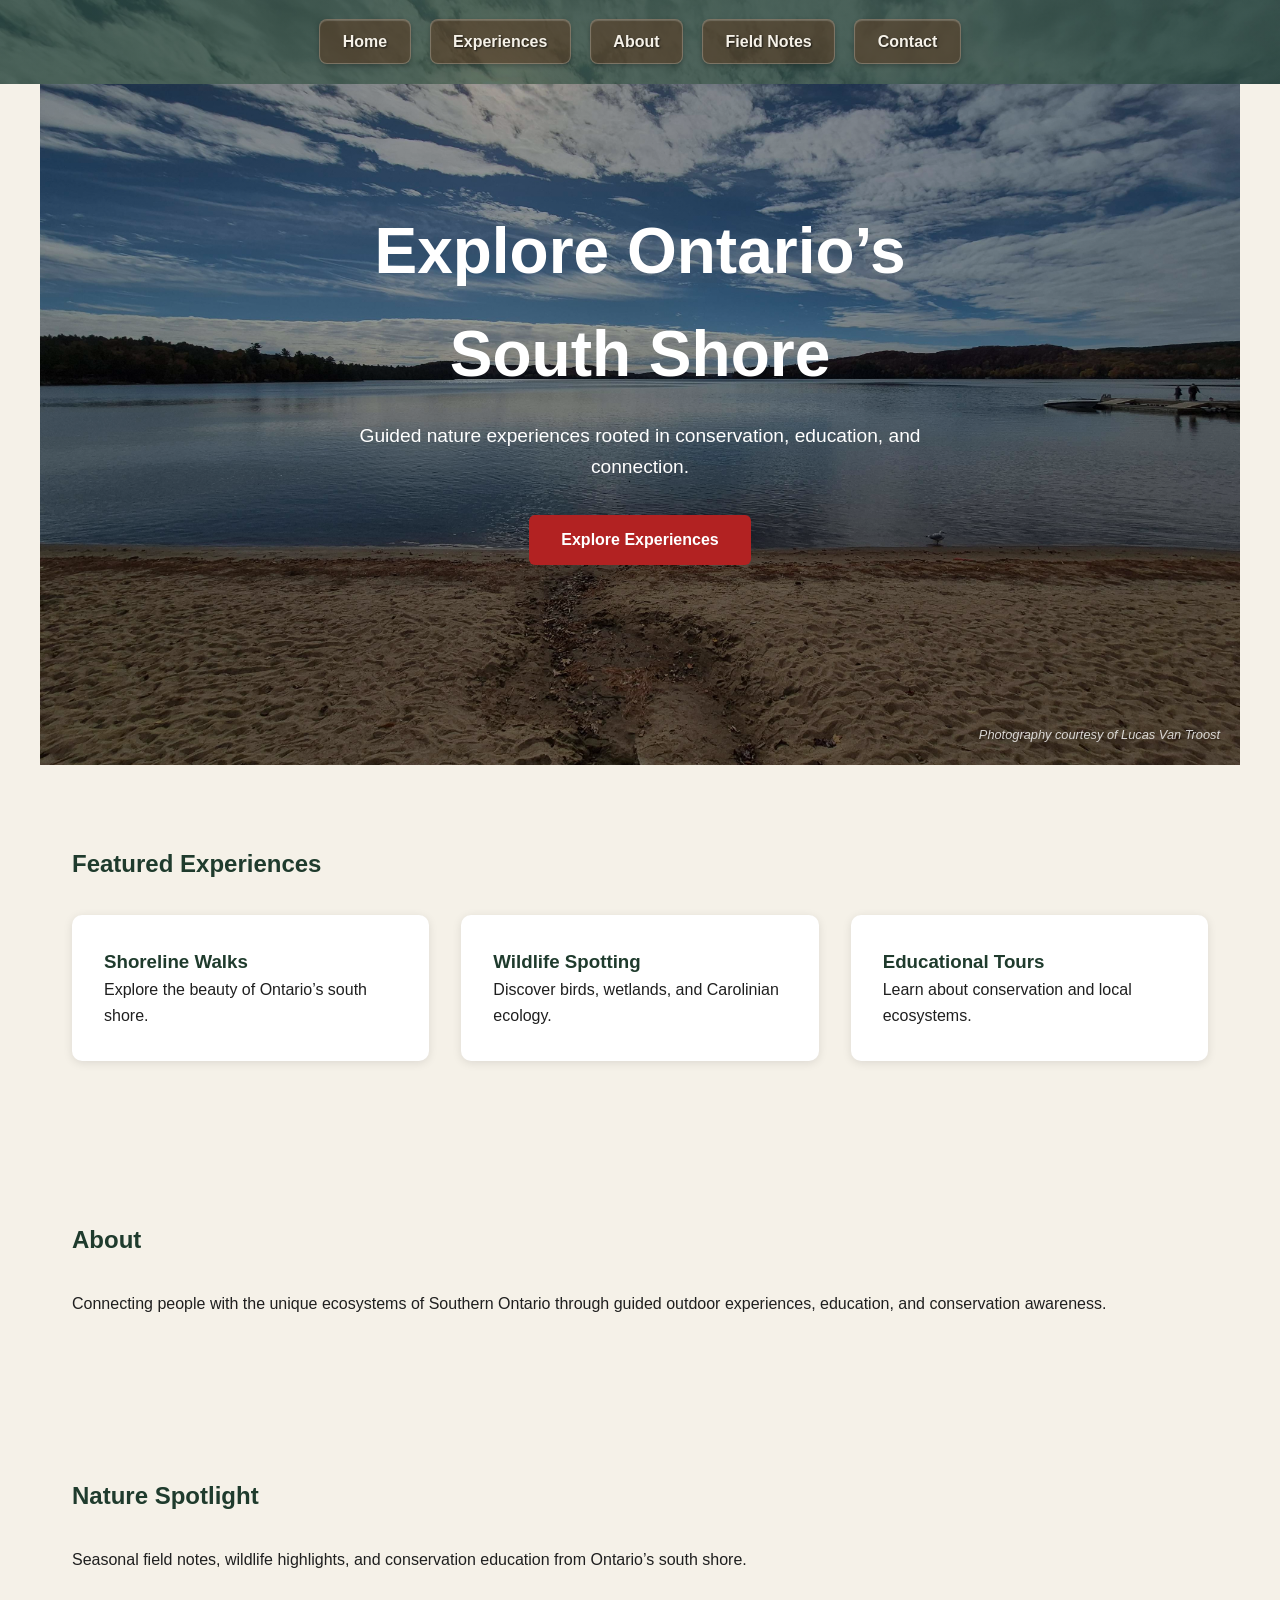
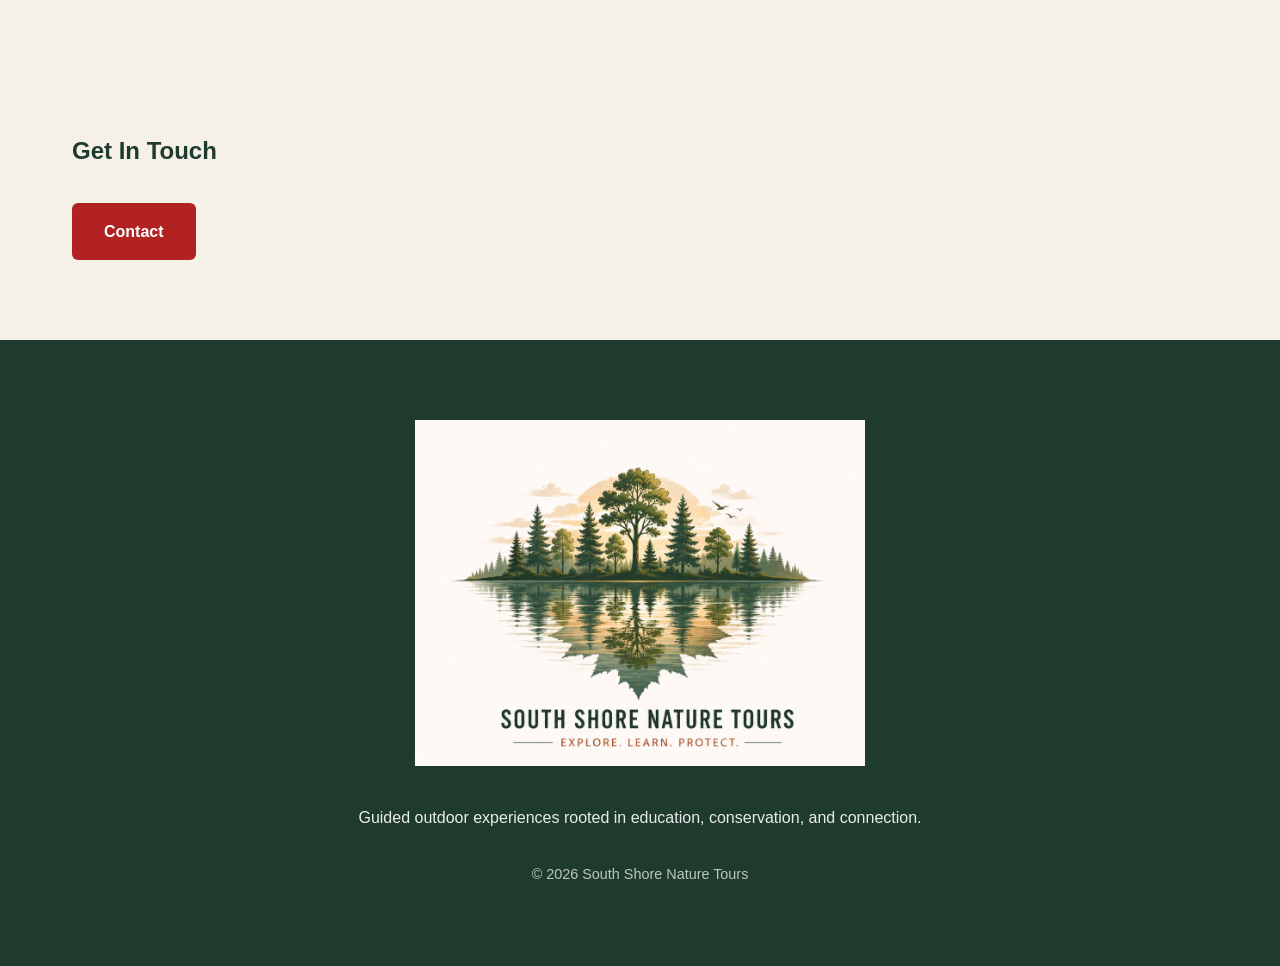
<file: index.html>
<!DOCTYPE html>
<html lang="en">

<head>
<head>

    <!-- Google tag (gtag.js) -->
    <script async src="https://www.googletagmanager.com/gtag/js?id=G-XZQPD735HN"></script>
    <script>
      window.dataLayer = window.dataLayer || [];
      function gtag(){dataLayer.push(arguments);}
      gtag('js', new Date());

      gtag('config', 'G-XZQPD735HN');
    </script>

    <meta charset="UTF-8">
    <meta name="viewport" content="width=device-width, initial-scale=1.0">

    <title>South Shore Nature Tours</title>

    <link rel="stylesheet" href="style.css">

</head>
    <meta charset="UTF-8">
    <meta name="viewport" content="width=device-width, initial-scale=1.0">

    <title>South Shore Nature Tours</title>
<link rel="stylesheet" href="style.css">
    
</head>

<body>

    <header>

        <nav class="navbar">

            <button class="menu-toggle" aria-label="Open navigation">
              ☰
            </button>

            <ul class="nav-links">

                <li><a href="index.html">Home</a></li>
                <li><a href="coming-soon.html">Experiences</a></li>
                <li><a href="about.html">About</a></li>
                <li><a href="field-notes.html">Field Notes</a></li>
                <li><a href="contact.html">Contact</a></li>

            </ul>

        </nav>

    </header>

    <section class="hero">

        <div class="hero-content">

            <h1>Explore Ontario’s South Shore</h1>

            <p>
                Guided nature experiences rooted in conservation,
                education, and connection.
            </p>

            <button>
                Explore Experiences
            </button>

        </div>

        <div class="photo-credit">
            Photography courtesy of Lucas Van Troost
        </div>

    </section>

    <section class="features">

        <h2>Featured Experiences</h2>

        <div class="cards">

            <div class="card">

                <h3>Shoreline Walks</h3>

                <p>
                    Explore the beauty of Ontario’s south shore.
                </p>

            </div>

            <div class="card">

                <h3>Wildlife Spotting</h3>

                <p>
                    Discover birds, wetlands, and Carolinian ecology.
                </p>

            </div>

            <div class="card">

                <h3>Educational Tours</h3>

                <p>
                    Learn about conservation and local ecosystems.
                </p>

            </div>

        </div>

    </section>

    <section class="about">

        <h2>About</h2>

        <p>
            Connecting people with the unique ecosystems of Southern Ontario
            through guided outdoor experiences, education, and conservation awareness.
        </p>

    </section>

    <section class="spotlight">

        <h2>Nature Spotlight</h2>

        <p>
            Seasonal field notes, wildlife highlights, and conservation
            education from Ontario’s south shore.
        </p>

    </section>

    <section class="contact">

        <h2>Get In Touch</h2>

        <a href="contact.html" class="button-link">
    Contact
        </a>

    </section>

    <footer>

    <img
        src="botlogo.png"
        alt="South Shore Nature Tours Logo"
        class="footer-logo"
    >

    <p class="footer-text">
        Guided outdoor experiences rooted in education,
        conservation, and connection.
    </p>

    <p class="copyright">
        © 2026 South Shore Nature Tours
    </p>

</footer>
<script>
const menuToggle = document.querySelector('.menu-toggle');
const navLinks = document.querySelector('.nav-links');

menuToggle.addEventListener('click', () => {
    navLinks.classList.toggle('open');
});
</script>
</body>    

</html>
</file>
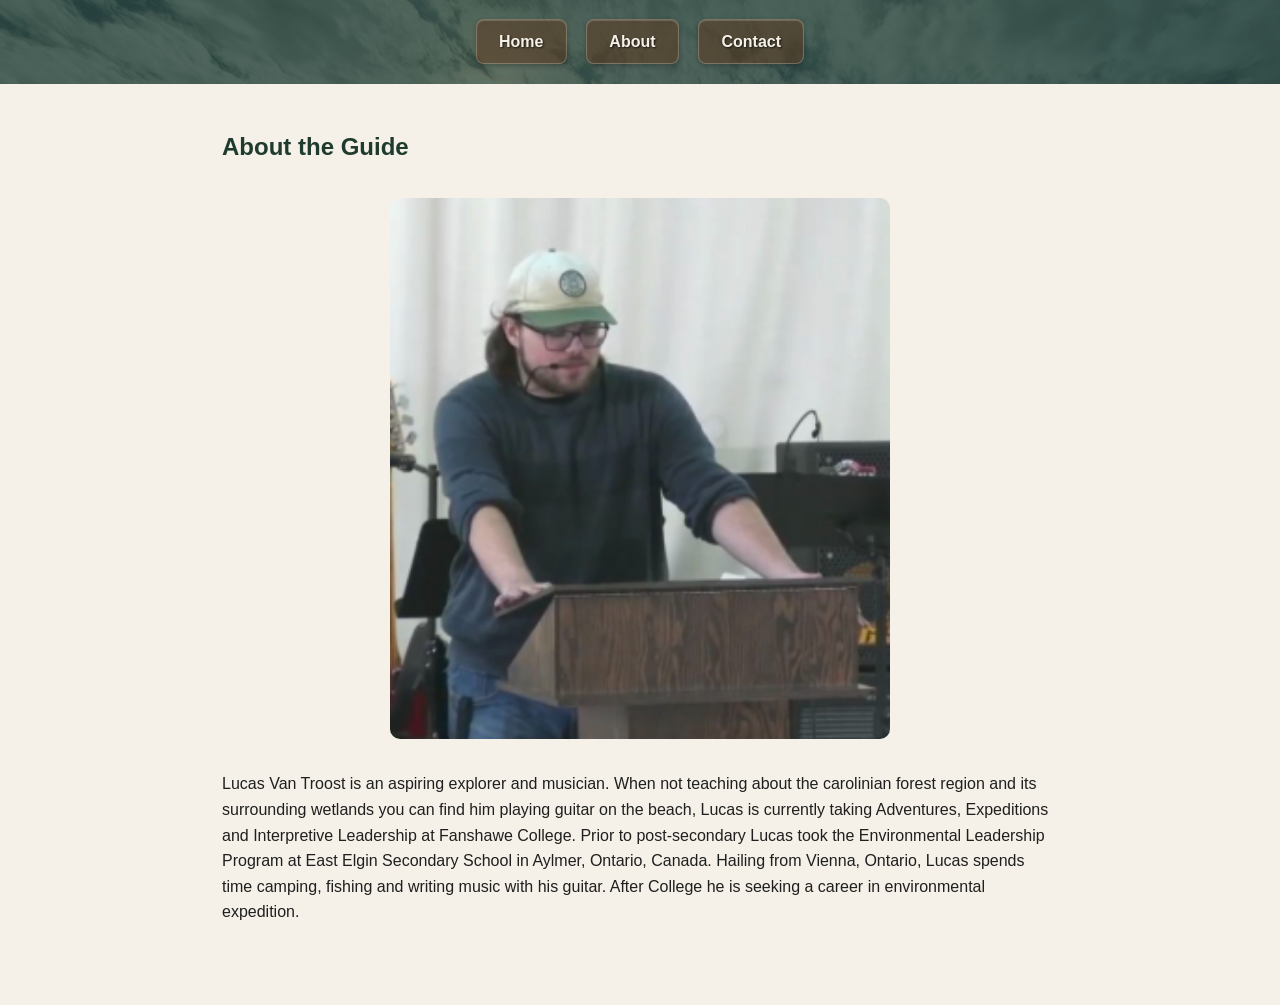
<file: about.html>
<!DOCTYPE html>
<!DOCTYPE html>
<html lang="en">
<!DOCTYPE html>
<html lang="en">

<head>

    <!-- Google tag (gtag.js) -->
    <script async src="https://www.googletagmanager.com/gtag/js?id=G-XZQPD735HN"></script>
    <script>
      window.dataLayer = window.dataLayer || [];
      function gtag(){dataLayer.push(arguments);}
      gtag('js', new Date());

      gtag('config', 'G-XZQPD735HN');
    </script>

    <meta charset="UTF-8">
    <meta name="viewport" content="width=device-width, initial-scale=1.0">

    <title>About | South Shore Nature Tours</title>

    <link rel="stylesheet" href="style.css">

</head>

<body>

<body>

<header>

    <nav class="navbar">
<button class="menu-toggle" aria-label="Open navigation">
☰
</button>
        <ul class="nav-links">
            <li><a href="index.html">Home</a></li>
            <li><a href="about.html">About</a></li>
            <li><a href="contact.html">Contact</a></li>
        </ul>

    </nav>

</header>

<section class="about-page">

    <h1>About the Guide</h1>

    <img
        src="aboutlucas.png"
        class="about-photo"
    >

    <p>
       Lucas Van Troost is an aspiring explorer and musician. When not teaching about the carolinian forest region and its surrounding wetlands you can find him playing guitar on the beach, Lucas is currently taking Adventures, Expeditions and Interpretive Leadership at Fanshawe College. Prior to post-secondary Lucas took the Environmental Leadership Program at East Elgin Secondary School in Aylmer, Ontario, Canada. Hailing from Vienna, Ontario, Lucas spends time camping, fishing and writing music with his guitar. After College he is seeking a career in environmental expedition.
    </p>

</section>
<script>
const menuToggle = document.querySelector('.menu-toggle');
const navLinks = document.querySelector('.nav-links');

menuToggle.addEventListener('click', () => {
    navLinks.classList.toggle('open');
});
</script>
</body>
</html>
</file>
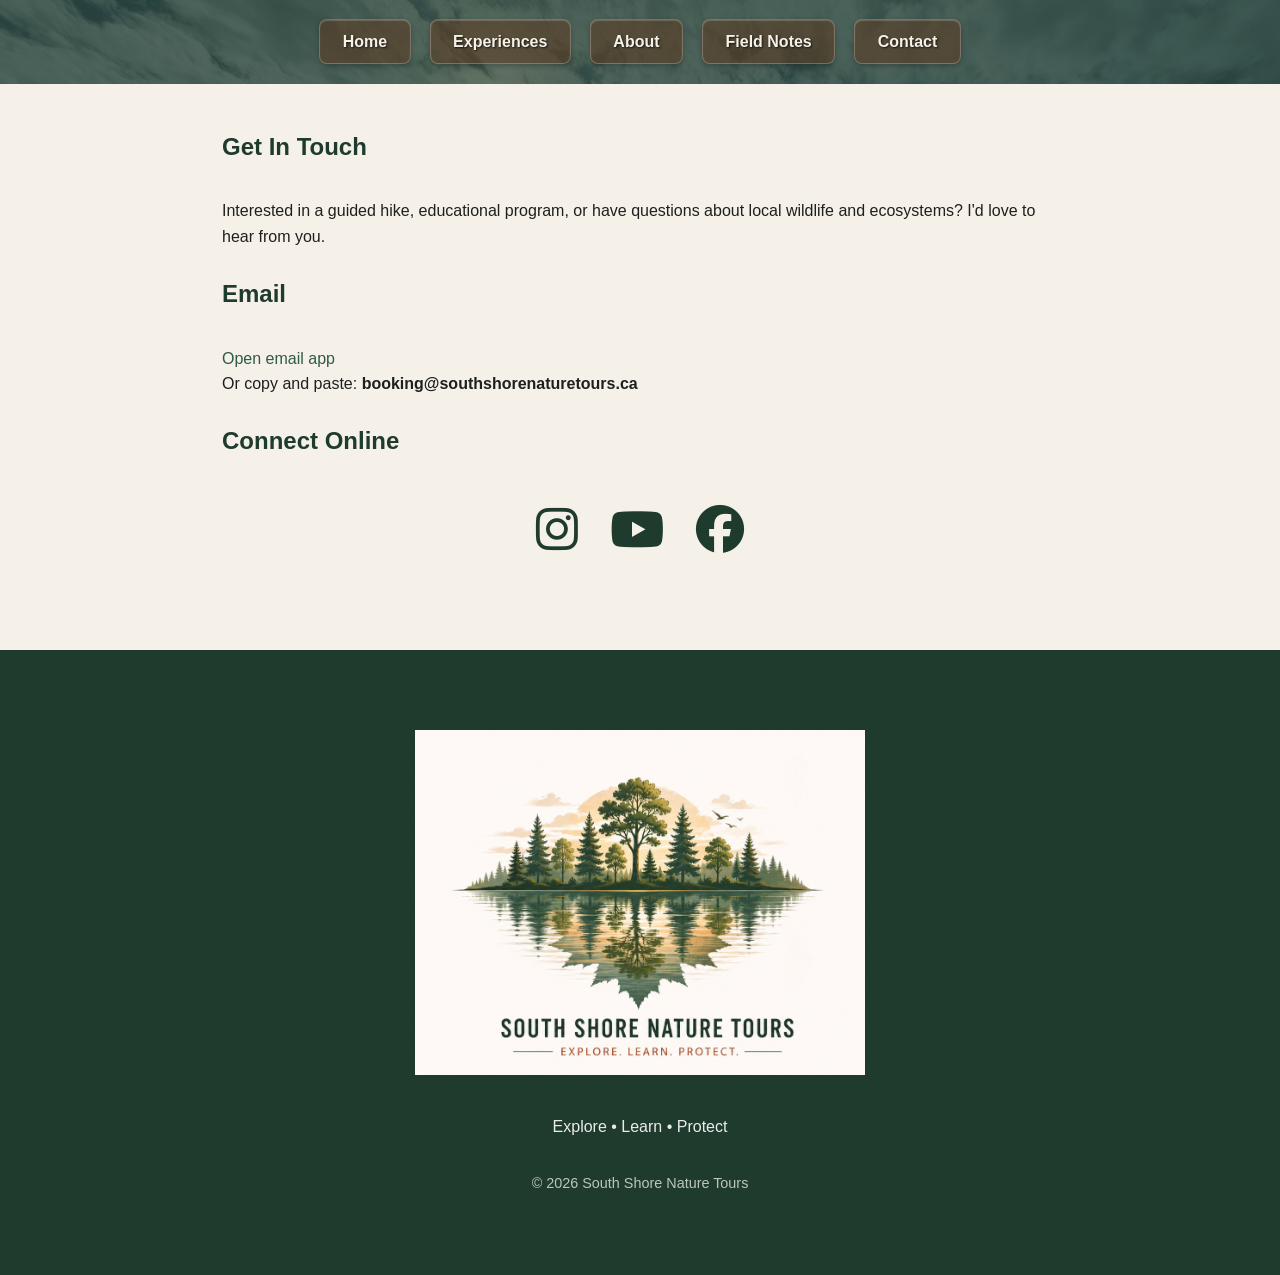
<file: contact.html>
<!DOCTYPE html>
<html lang="en">

<head>
<head>

    <!-- Google tag (gtag.js) -->
    <script async src="https://www.googletagmanager.com/gtag/js?id=G-XZQPD735HN"></script>
    <script>
      window.dataLayer = window.dataLayer || [];
      function gtag(){dataLayer.push(arguments);}
      gtag('js', new Date());

      gtag('config', 'G-XZQPD735HN');
    </script>

    <meta charset="UTF-8">
    <meta name="viewport" content="width=device-width, initial-scale=1.0">

    <title>South Shore Nature Tours</title>

    <link rel="stylesheet" href="style.css">

</head>
    <meta charset="UTF-8">
    <meta name="viewport" content="width=device-width, initial-scale=1.0">

    <title>Contact | South Shore Nature Tours</title>

    <link rel="stylesheet" href="style.css">
    <link rel="stylesheet"
          href="https://cdnjs.cloudflare.com/ajax/libs/font-awesome/6.5.1/css/all.min.css">

</head>

<body>

<header>

    <nav class="navbar">
<button class="menu-toggle" aria-label="Open navigation">
☰
</button>
        <ul class="nav-links">
            <li><a href="index.html">Home</a></li>
            <li><a href="#">Experiences</a></li>
            <li><a href="about.html">About</a></li>
            <li><a href="#">Field Notes</a></li>
            <li><a href="contact.html">Contact</a></li>
        </ul>

    </nav>

</header>

<section class="about-page">

    <h1>Get In Touch</h1>

    <p>
        Interested in a guided hike, educational program, or have questions
        about local wildlife and ecosystems? I'd love to hear from you.
    </p>

    <br>

   <h2>Email</h2>

<p>
    <a href="mailto:booking@southshorenaturetours.ca?subject=Guided%20Hike%20Inquiry">
        Open email app
    </a>
</p>

<p>
    Or copy and paste: <strong>booking@southshorenaturetours.ca</strong>
</p>

    <br>

    <h2>Connect Online</h2>

    <div class="social-links">

    <a class="instagram"
       href="https://www.instagram.com/southshorenaturetours?igsh=dTk1Nzd1NnkyaXN6"
       target="_blank">
        <i class="fa-brands fa-instagram"></i>
    </a>

    <a class="youtube"
       href="https://youtube.com/@southshorenaturetours?si=83vLk7nk7JGM2YxC"
       target="_blank">
        <i class="fa-brands fa-youtube"></i>
    </a>

    <a class="facebook"
       href="https://www.facebook.com/profile.php?id=61590124420779"
       target="_blank">
        <i class="fa-brands fa-facebook"></i>
    </a>

</div>

</section>

<footer>

    <img
        src="botlogo.png"
        alt="South Shore Nature Tours Logo"
        class="footer-logo"
    >

    <p class="footer-text">
        Explore • Learn • Protect
    </p>

    <p class="copyright">
        © 2026 South Shore Nature Tours
    </p>

</footer>
<script>
const menuToggle = document.querySelector('.menu-toggle');
const navLinks = document.querySelector('.nav-links');

menuToggle.addEventListener('click', () => {
    navLinks.classList.toggle('open');
});
</script>
</body>

</html>
</file>
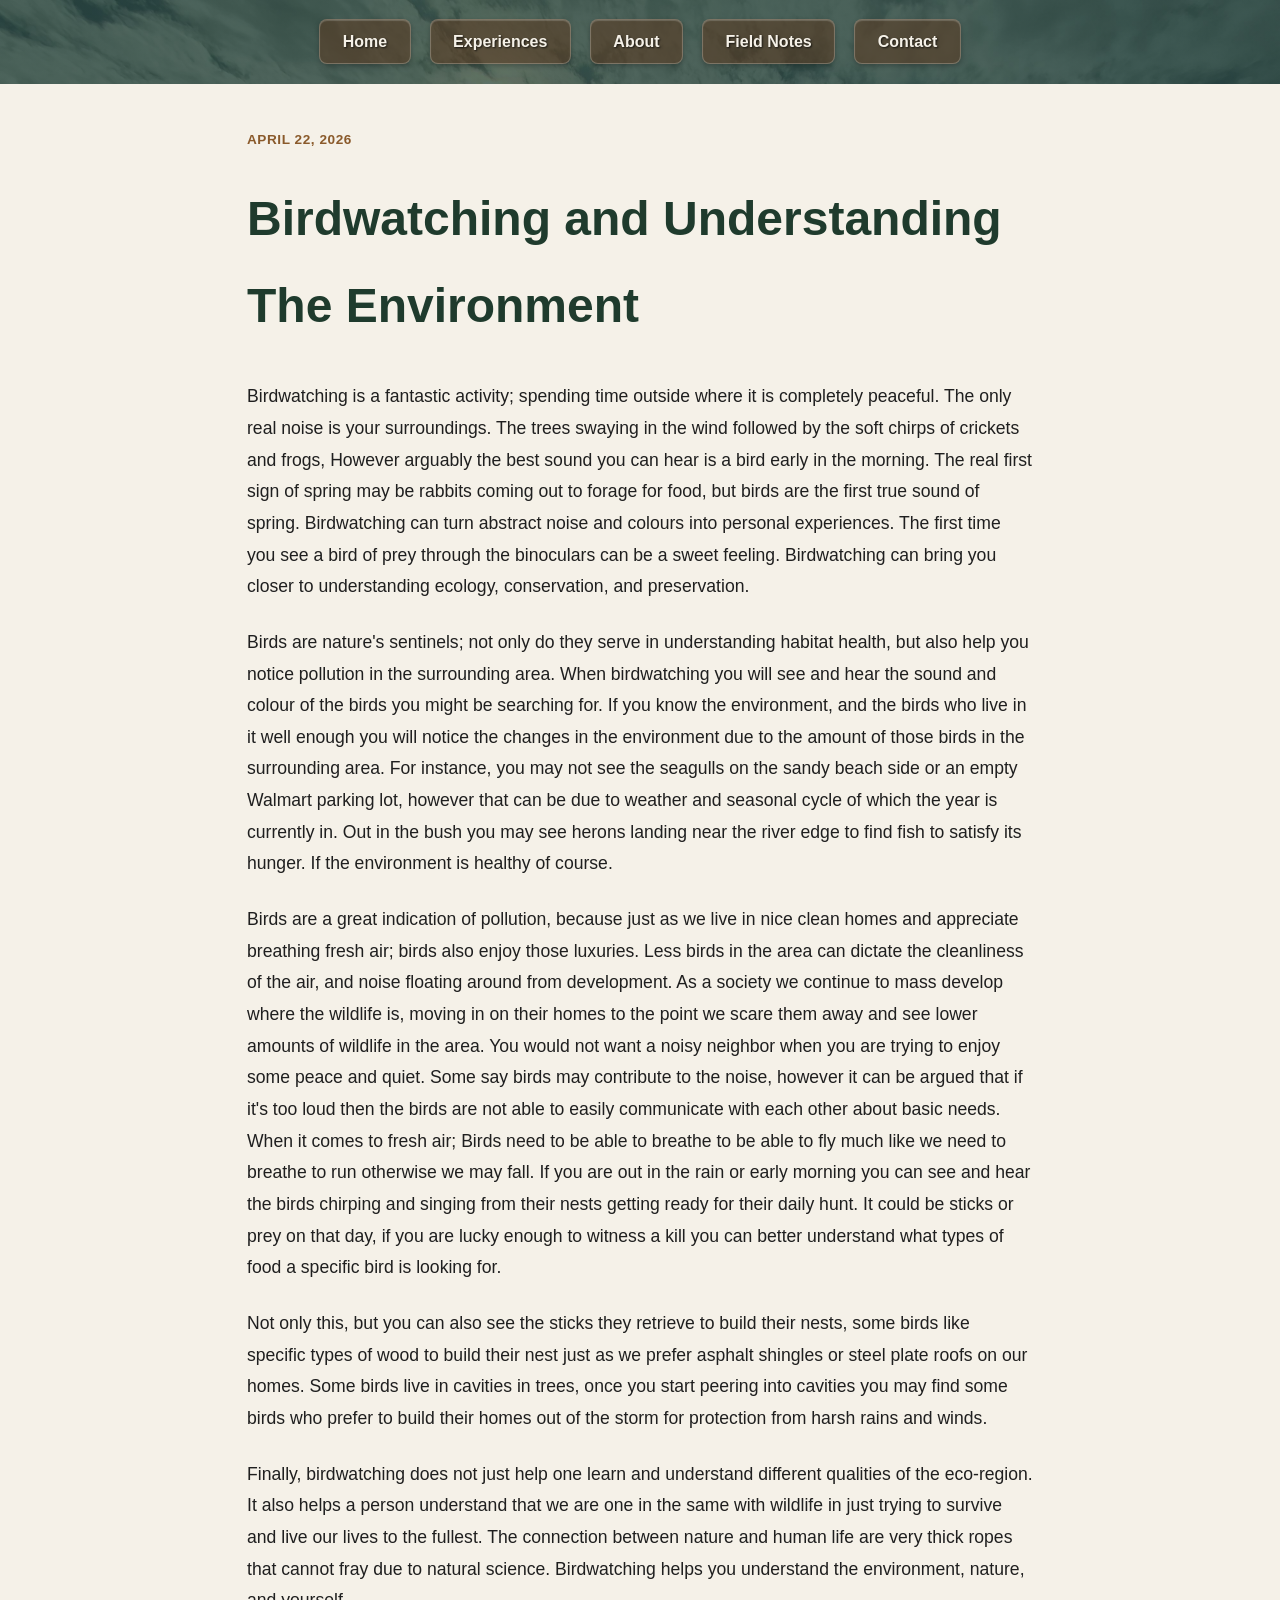
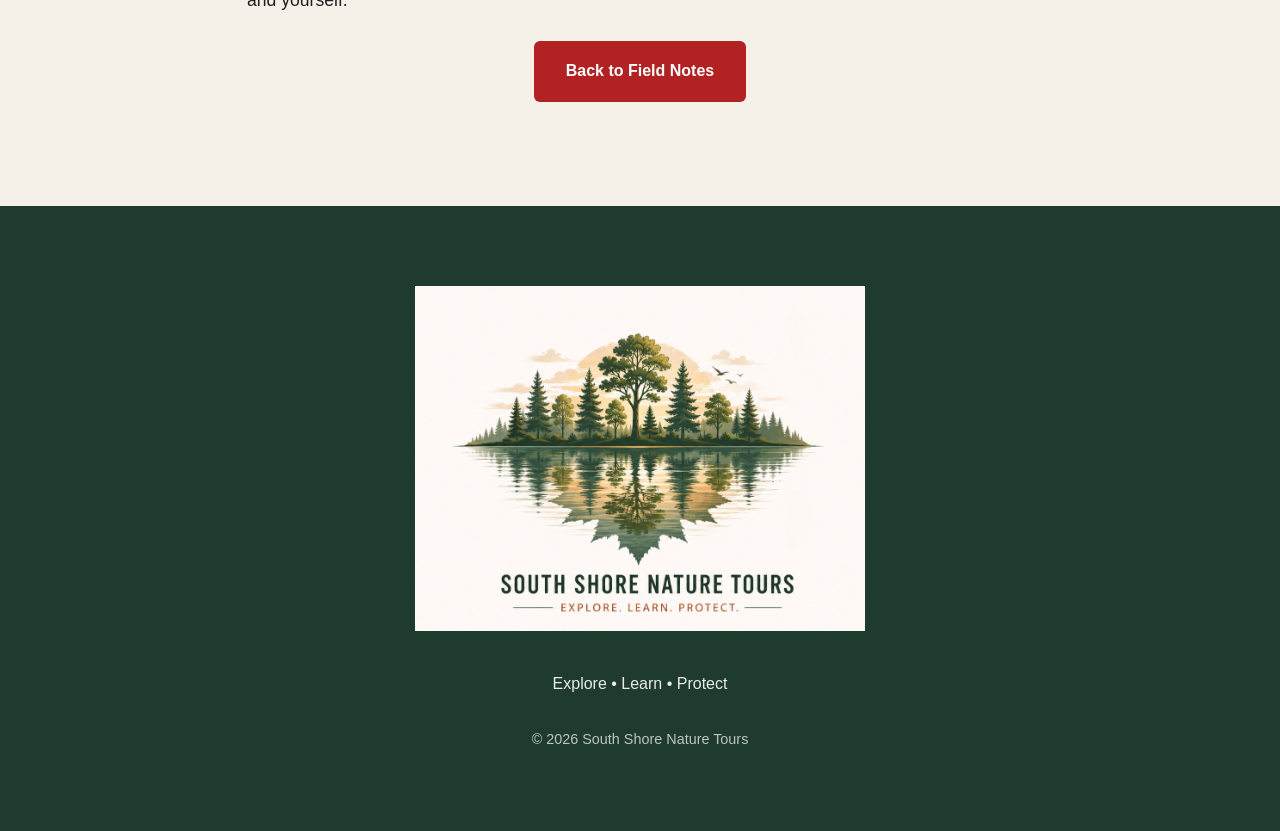
<file: field-notes-1.html>
<!DOCTYPE html>
<html lang="en">

<head>
    <!-- Google tag (gtag.js) -->
    <script async src="https://www.googletagmanager.com/gtag/js?id=G-XZQPD735HN"></script>
    <script>
      window.dataLayer = window.dataLayer || [];
      function gtag(){dataLayer.push(arguments);}
      gtag('js', new Date());
      gtag('config', 'G-XZQPD735HN');
    </script>

    <meta charset="UTF-8">
    <meta name="viewport" content="width=device-width, initial-scale=1.0">
    <title>Birdwatching and Understanding The Environment | South Shore Nature Tours</title>

    <link rel="stylesheet" href="style.css">
</head>

<body>

<header>
    <nav class="navbar">

        <button class="menu-toggle" aria-label="Open navigation">
            ☰
        </button>

        <ul class="nav-links">
            <li><a href="index.html">Home</a></li>
            <li><a href="coming-soon.html">Experiences</a></li>
            <li><a href="about.html">About</a></li>
            <li><a href="field-notes.html">Field Notes</a></li>
            <li><a href="contact.html">Contact</a></li>
        </ul>

    </nav>
</header>

<main>

<article class="field-note-article">

    <p class="field-note-date">
        April 22, 2026
    </p>

    <h1>
        Birdwatching and Understanding The Environment
    </h1>

    <p>
        Birdwatching is a fantastic activity; spending time outside where it is completely peaceful. The only real noise is your surroundings. The trees swaying in the wind followed by the soft chirps of crickets and frogs, However arguably the best sound you can hear is a bird early in the morning. The real first sign of spring may be rabbits coming out to forage for food, but birds are the first true sound of spring. Birdwatching can turn abstract noise and colours into personal experiences. The first time you see a bird of prey through the binoculars can be a sweet feeling. Birdwatching can bring you closer to understanding ecology, conservation, and preservation.
    </p>

    <p>
        Birds are nature's sentinels; not only do they serve in understanding habitat health, but also help you notice pollution in the surrounding area. When birdwatching you will see and hear the sound and colour of the birds you might be searching for. If you know the environment, and the birds who live in it well enough you will notice the changes in the environment due to the amount of those birds in the surrounding area. For instance, you may not see the seagulls on the sandy beach side or an empty Walmart parking lot, however that can be due to weather and seasonal cycle of which the year is currently in. Out in the bush you may see herons landing near the river edge to find fish to satisfy its hunger. If the environment is healthy of course.
    </p>

    <p>
        Birds are a great indication of pollution, because just as we live in nice clean homes and appreciate breathing fresh air; birds also enjoy those luxuries. Less birds in the area can dictate the cleanliness of the air, and noise floating around from development. As a society we continue to mass develop where the wildlife is, moving in on their homes to the point we scare them away and see lower amounts of wildlife in the area. You would not want a noisy neighbor when you are trying to enjoy some peace and quiet. Some say birds may contribute to the noise, however it can be argued that if it's too loud then the birds are not able to easily communicate with each other about basic needs. When it comes to fresh air; Birds need to be able to breathe to be able to fly much like we need to breathe to run otherwise we may fall. If you are out in the rain or early morning you can see and hear the birds chirping and singing from their nests getting ready for their daily hunt. It could be sticks or prey on that day, if you are lucky enough to witness a kill you can better understand what types of food a specific bird is looking for.
    </p>

    <p>
        Not only this, but you can also see the sticks they retrieve to build their nests, some birds like specific types of wood to build their nest just as we prefer asphalt shingles or steel plate roofs on our homes. Some birds live in cavities in trees, once you start peering into cavities you may find some birds who prefer to build their homes out of the storm for protection from harsh rains and winds.
    </p>

    <p>
        Finally, birdwatching does not just help one learn and understand different qualities of the eco-region. It also helps a person understand that we are one in the same with wildlife in just trying to survive and live our lives to the fullest. The connection between nature and human life are very thick ropes that cannot fray due to natural science. Birdwatching helps you understand the environment, nature, and yourself.
    </p>

    <p style="text-align: center;">
        <a href="field-notes.html" class="button-link">
            Back to Field Notes
        </a>
    </p>

</article>

</main>

<footer>

    <img
        src="botlogo.png"
        alt="South Shore Nature Tours Logo"
        class="footer-logo"
    >

    <p class="footer-text">
        Explore • Learn • Protect
    </p>

    <p class="copyright">
        © 2026 South Shore Nature Tours
    </p>

</footer>

<script>
const menuToggle = document.querySelector('.menu-toggle');
const navLinks = document.querySelector('.nav-links');

menuToggle.addEventListener('click', () => {
    navLinks.classList.toggle('open');
});
</script>

</body>

</html>
</file>
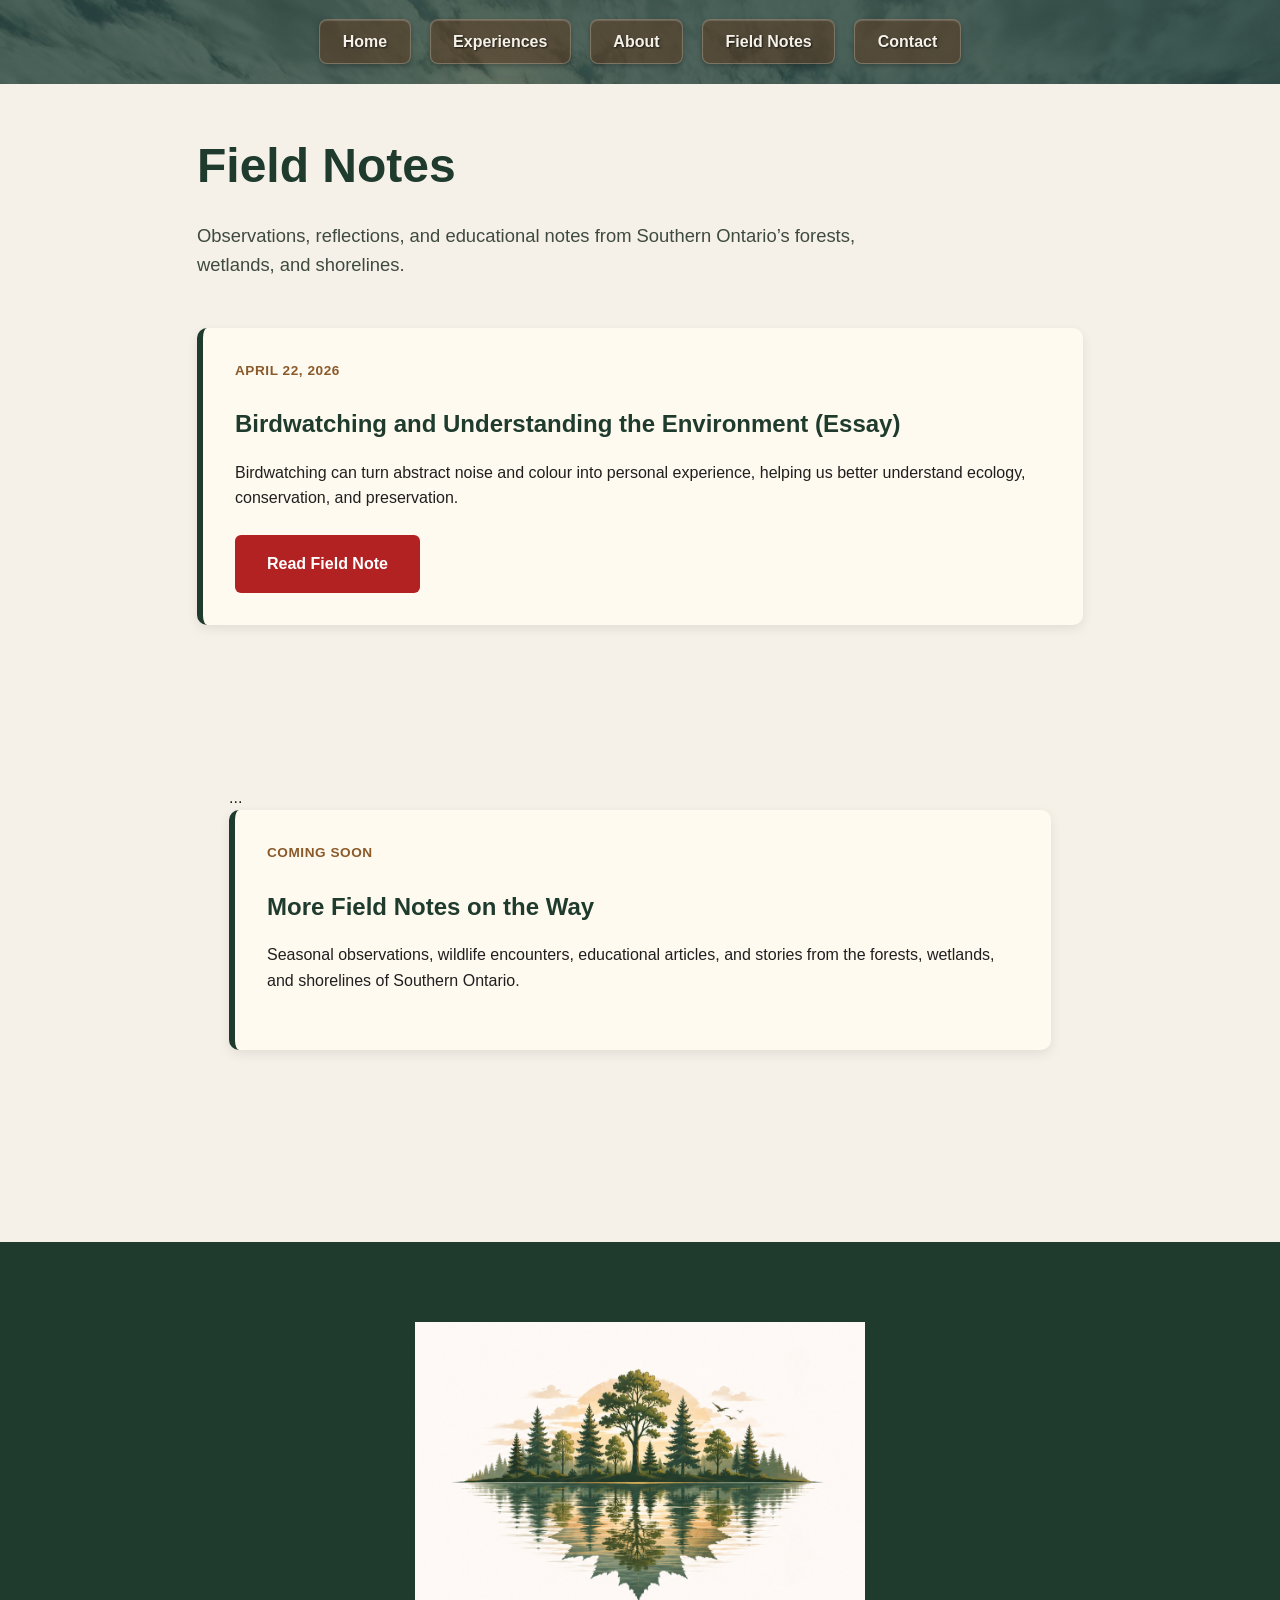
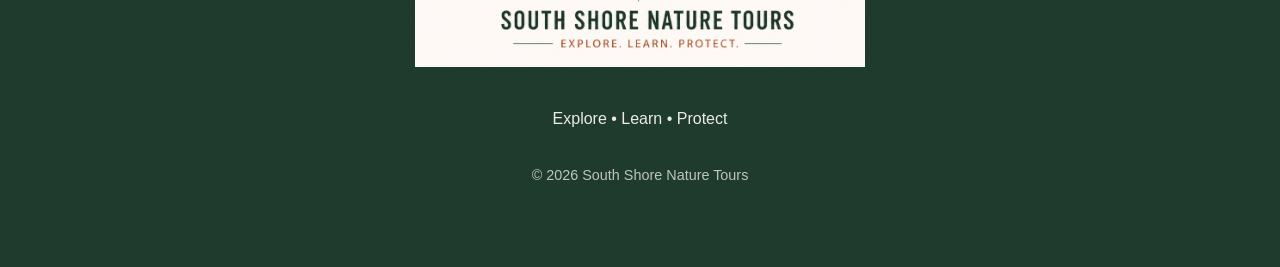
<file: field-notes.html>
<!DOCTYPE html>
<html lang="en">

<head>
    <!-- Google tag (gtag.js) -->
    <script async src="https://www.googletagmanager.com/gtag/js?id=G-XZQPD735HN"></script>
    <script>
      window.dataLayer = window.dataLayer || [];
      function gtag(){dataLayer.push(arguments);}
      gtag('js', new Date());
      gtag('config', 'G-XZQPD735HN');
    </script>

    <meta charset="UTF-8">
    <meta name="viewport" content="width=device-width, initial-scale=1.0">
    <title>Field Notes | South Shore Nature Tours</title>

    <link rel="stylesheet" href="style.css">
</head>

<body>

<header>
    <nav class="navbar">

        <button class="menu-toggle" aria-label="Open navigation">
            ☰
        </button>

        <ul class="nav-links">
            <li><a href="index.html">Home</a></li>
            <li><a href="coming-soon.html">Experiences</a></li>
            <li><a href="about.html">About</a></li>
            <li><a href="field-notes.html">Field Notes</a></li>
            <li><a href="contact.html">Contact</a></li>
        </ul>

    </nav>
</header>

<main>

    <section class="field-notes-page">

        <h1>Field Notes</h1>

        <p class="field-notes-intro">
            Observations, reflections, and educational notes from Southern Ontario’s forests, wetlands, and shorelines.
        </p>

        <article class="field-note-card">

            <p class="field-note-date">April 22, 2026</p>

            <h2>
                <a href="field-notes-1.html">
                    Birdwatching and Understanding the Environment (Essay)
                </a>
            </h2>

            <p>
                Birdwatching can turn abstract noise and colour into personal experience,
                helping us better understand ecology, conservation, and preservation.
            </p>

            <div class="field-note-button">
                <a href="field-notes-1.html" class="button-link">
                    Read Field Note
                </a>
            </div>

        </article>
        <section class="field-notes-page">

    ...

    <article class="field-note-card">

        <p class="field-note-date">Coming Soon</p>

        <h2>More Field Notes on the Way</h2>

        <p>
            Seasonal observations, wildlife encounters, educational articles,
            and stories from the forests, wetlands, and shorelines of Southern Ontario.
        </p>

    </article>

    </section>

</main>

<footer>

    <img
        src="botlogo.png"
        alt="South Shore Nature Tours Logo"
        class="footer-logo"
    >

    <p class="footer-text">
        Explore • Learn • Protect
    </p>

    <p class="copyright">
        © 2026 South Shore Nature Tours
    </p>

</footer>

<script>
const menuToggle = document.querySelector('.menu-toggle');
const navLinks = document.querySelector('.nav-links');

menuToggle.addEventListener('click', () => {
    navLinks.classList.toggle('open');
});
</script>

</body>

</html>
</file>
<file: style.css>
/* =========================
   RESET / GLOBAL
========================= */

* {
    margin: 0;
    padding: 0;
    box-sizing: border-box;
}

body {
    font-family: Arial, sans-serif;
    background-color: #f5f1e8;
    color: #1f1f1f;
    line-height: 1.6;
}

/* General links */

a {
    color: #2f5a45;
    text-decoration: none;
}

a:visited {
    color: #2f5a45;
}

a:hover {
    color: #4f7a5c;
}

/* =========================
   HEADER / NAVBAR
========================= */

header {
    position: fixed;
    top: 0;
    left: 0;
    width: 100%;
    z-index: 20;

    background:
        linear-gradient(rgba(31, 59, 45, 0.72), rgba(31, 59, 45, 0.72)),
        url("pageheader.jpg");

    background-size: cover;
    background-position: center top;

    backdrop-filter: blur(6px);
}

.navbar {
    display: flex;
    justify-content: center;
    align-items: center;

    padding: 1.2rem 2rem;
}

.nav-links {
    display: flex;
    justify-content: center;
    align-items: center;

    gap: 1.2rem;

    list-style: none;
    margin: 0;
    padding: 0;
}

.nav-links a,
.nav-links a:visited {
    display: inline-block;

    padding: 0.55rem 1.4rem;

    color: #f5f1e8;
    text-decoration: none;
    font-weight: bold;

    border-radius: 8px;

    background: rgba(92, 58, 31, 0.55);
    border: 1px solid rgba(245, 241, 232, 0.25);

    box-shadow:
        inset 0 1px 1px rgba(255,255,255,0.18),
        0 2px 5px rgba(0,0,0,0.25);

    text-shadow: 1px 1px 2px rgba(0,0,0,0.7);

    transition: all 0.25s ease;
}

.nav-links a:hover {
    background: rgba(120, 76, 38, 0.7);
    color: white;
    text-decoration: none;
    transform: translateY(-1px);
}

/* =========================
   HERO
========================= */

.hero {
    position: relative;
    min-height: 85vh;

    display: flex;
    justify-content: center;
    align-items: center;

    text-align: center;
    color: white;

    background:
        linear-gradient(rgba(0,0,0,0.35), rgba(0,0,0,0.35)),
        url("pageheader.jpg");

    background-size: cover;
    background-position: center;
}

.hero-content {
    max-width: 700px;
    padding: 2rem;
}

.hero h1 {
    font-size: 4rem;
    margin-bottom: 1rem;
}

.hero p {
    font-size: 1.2rem;
    margin-bottom: 2rem;
}

.photo-credit {
    position: absolute;
    right: 20px;
    bottom: 20px;

    color: rgba(255,255,255,0.8);

    font-size: 0.8rem;
    font-style: italic;
}

/* =========================
   BUTTONS
========================= */

button,
.button-link {
    display: inline-block;

    padding: 1rem 2rem;

    background-color: #b22222;
    color: white;

    border: none;
    border-radius: 6px;

    text-decoration: none;
    font-size: 1rem;
    font-weight: bold;

    cursor: pointer;

    transition: all 0.3s ease;
}

button:hover,
.button-link:hover {
    background-color: #8b1a1a;
    color: white;
    text-decoration: none;

    transform: translateY(-2px);
}

/* =========================
   MAIN SECTIONS
========================= */

section {
    max-width: 1200px;
    margin: auto;
    padding: 5rem 2rem;
}

h1,
h2,
h3 {
    color: #1f3b2d;
}

.hero h1,
.hero p {
    color: white;
}

h2 {
    margin-bottom: 2rem;
}

.cards {
    display: flex;
    gap: 2rem;
    flex-wrap: wrap;
}

.card {
    flex: 1 1 300px;

    background-color: white;

    padding: 2rem;

    border-radius: 10px;

    box-shadow: 0 2px 10px rgba(0,0,0,0.1);
}

/* =========================
   ABOUT PAGE
========================= */

.about-page {
    max-width: 900px;
    margin: auto;
    padding: 8rem 2rem 5rem;
}

.about-page h1 {
    margin-bottom: 2rem;
}

.about-photo {
    width: 100%;
    max-width: 500px;

    display: block;

    margin: 2rem auto;

    border-radius: 10px;
}

/* =========================
   CONTACT PAGE
========================= */

.social-links {
    display: flex;
    justify-content: center;
    gap: 2rem;

    margin-top: 2rem;
}

.social-links a {
    color: #1f3b2d;

    font-size: 3rem;

    text-decoration: none;

    transition: all 0.3s ease;
}

.social-links a.instagram:hover {
    color: #C13584;
    transform: scale(1.15);
}

.social-links a.youtube:hover {
    color: #FF0000;
    transform: scale(1.15);
}

.social-links a.facebook:hover {
    color: #1877F2;
    transform: scale(1.15);
}

/* =========================
   COMING SOON PAGE
========================= */

.construction-page {
    min-height: 70vh;

    display: flex;
    flex-direction: column;
    justify-content: center;
    align-items: center;

    text-align: center;

    padding: 8rem 2rem;
}

.construction-page h1 {
    margin-bottom: 1rem;
}

.construction-page p {
    max-width: 600px;
    margin-bottom: 1.5rem;
}

/* =========================
   FOOTER
========================= */

footer {
    background-color: #1f3b2d;
    color: white;

    text-align: center;

    padding: 5rem 2rem;
}

.footer-logo {
    width: 100%;
    max-width: 450px;

    margin-bottom: 2rem;
}

.footer-text {
    max-width: 600px;

    margin: 0 auto 2rem;

    opacity: 0.9;
}

.copyright {
    font-size: 0.9rem;
    opacity: 0.7;
}
/* =========================
   FIELD NOTES PAGE
========================= */

.field-notes-page {
    max-width: 950px;
    margin: auto;
    padding: 8rem 2rem 5rem;
}

.field-notes-page h1 {
    font-size: 3rem;
    margin-bottom: 1rem;
    color: #1f3b2d;
}

.field-notes-intro {
    max-width: 700px;
    margin-bottom: 3rem;

    font-size: 1.15rem;
    color: #3f4a3f;
}

.field-note-card {
    background: #fffaf0;

    border-left: 6px solid #1f3b2d;
    border-radius: 10px;

    padding: 2rem;
    margin-bottom: 2rem;

    box-shadow: 0 4px 12px rgba(0,0,0,0.08);
}

.field-note-date {
    margin-bottom: 0.5rem;

    color: #8a5a2b;
    font-weight: bold;
    letter-spacing: 0.04em;
    text-transform: uppercase;
    font-size: 0.85rem;
}

.field-note-card h2 {
    margin-bottom: 1rem;
}

.field-note-card h2 a {
    color: #1f3b2d;
    text-decoration: none;
}

.field-note-card h2 a:hover {
    color: #4f7a5c;
}

.field-note-card p {
    margin-bottom: 1.5rem;
}
.field-note-article {
    max-width: 850px;
    margin: auto;
    padding: 8rem 2rem 5rem;

    font-size: 1.1rem;
    line-height: 1.8;
}

.field-note-article h1 {
    font-size: 3rem;
    margin-bottom: 2rem;
    color: #1f3b2d;
}

.field-note-article p {
    margin-bottom: 1.5rem;
}
.button-link,
.button-link:visited,
.button-link:hover,
.button-link:active {
    color: white;
    text-decoration: none;
}
/* =========================
   MOBILE
========================= */

.menu-toggle {
    display: none;
}

@media (max-width: 768px) {

    /* Hamburger button */

    .menu-toggle {
        display: block;

        background: #b22222;
        color: white;

        border: none;
        border-radius: 8px;

        padding: 0.75rem 1rem;

        font-size: 1.5rem;
        cursor: pointer;

        margin: 0 auto;
    }

    /* Navbar */

    .navbar {
        flex-direction: column;
        align-items: center;

        padding: 1rem;
    }

    /* Menu hidden until hamburger clicked */

    .nav-links {
        display: none;

        flex-direction: column;
        align-items: center;

        gap: 0.75rem;

        width: 100%;

        margin-top: 1rem;
    }

    .nav-links.open {
        display: flex;
    }

    /* Buttons */

    .nav-links a,
    .nav-links a:visited {

        width: 180px;
        height: 55px;

        font-size: 1rem;
    }

    /* Hero */

    .hero {
        min-height: 85vh;

        padding-top: 8rem;
    }

    .hero h1 {
        font-size: 2.5rem;
        line-height: 1.15;
    }

    .hero p {
        font-size: 1rem;
    }

    /* Cards stack */

    .cards {
        flex-direction: column;
    }

    /* Footer */

    .footer-logo {
        max-width: 300px;
    }

    /* Social Icons */

    .social-links {
        gap: 1.5rem;
    }
}
</file>
